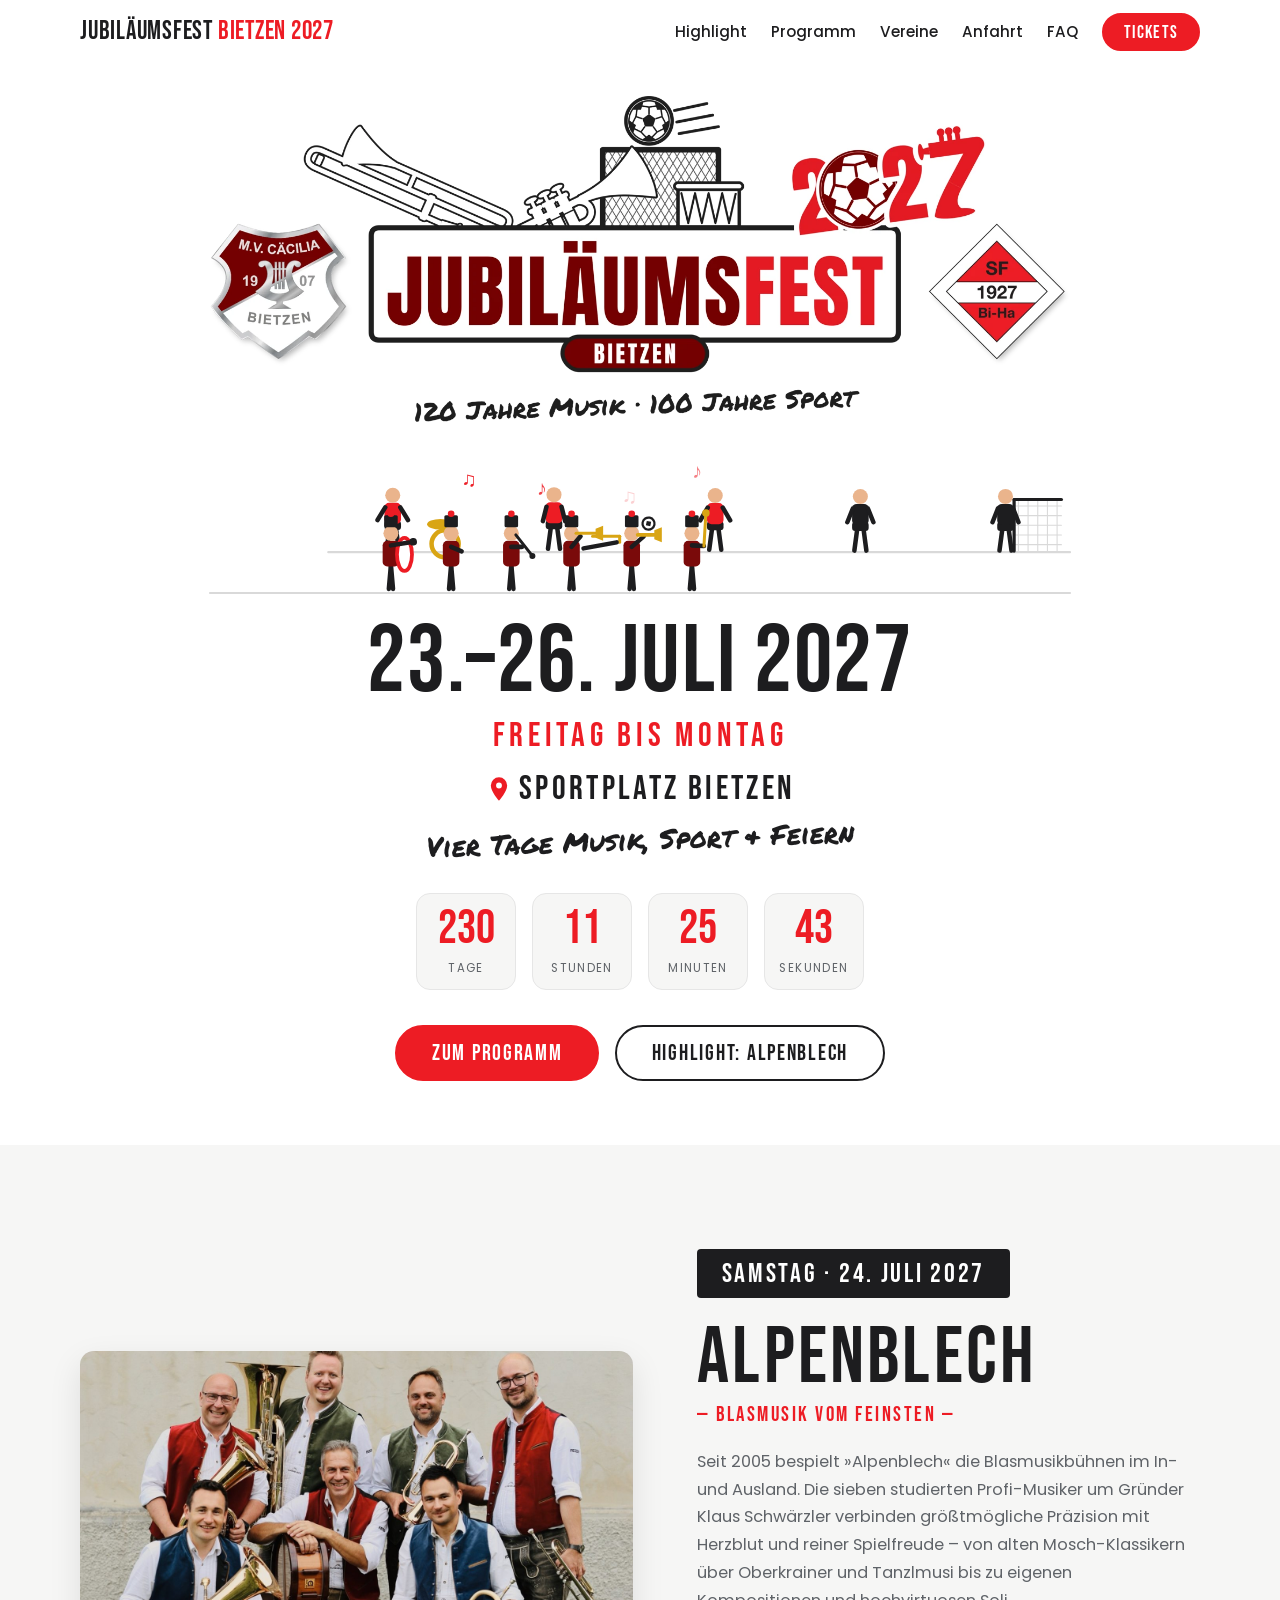
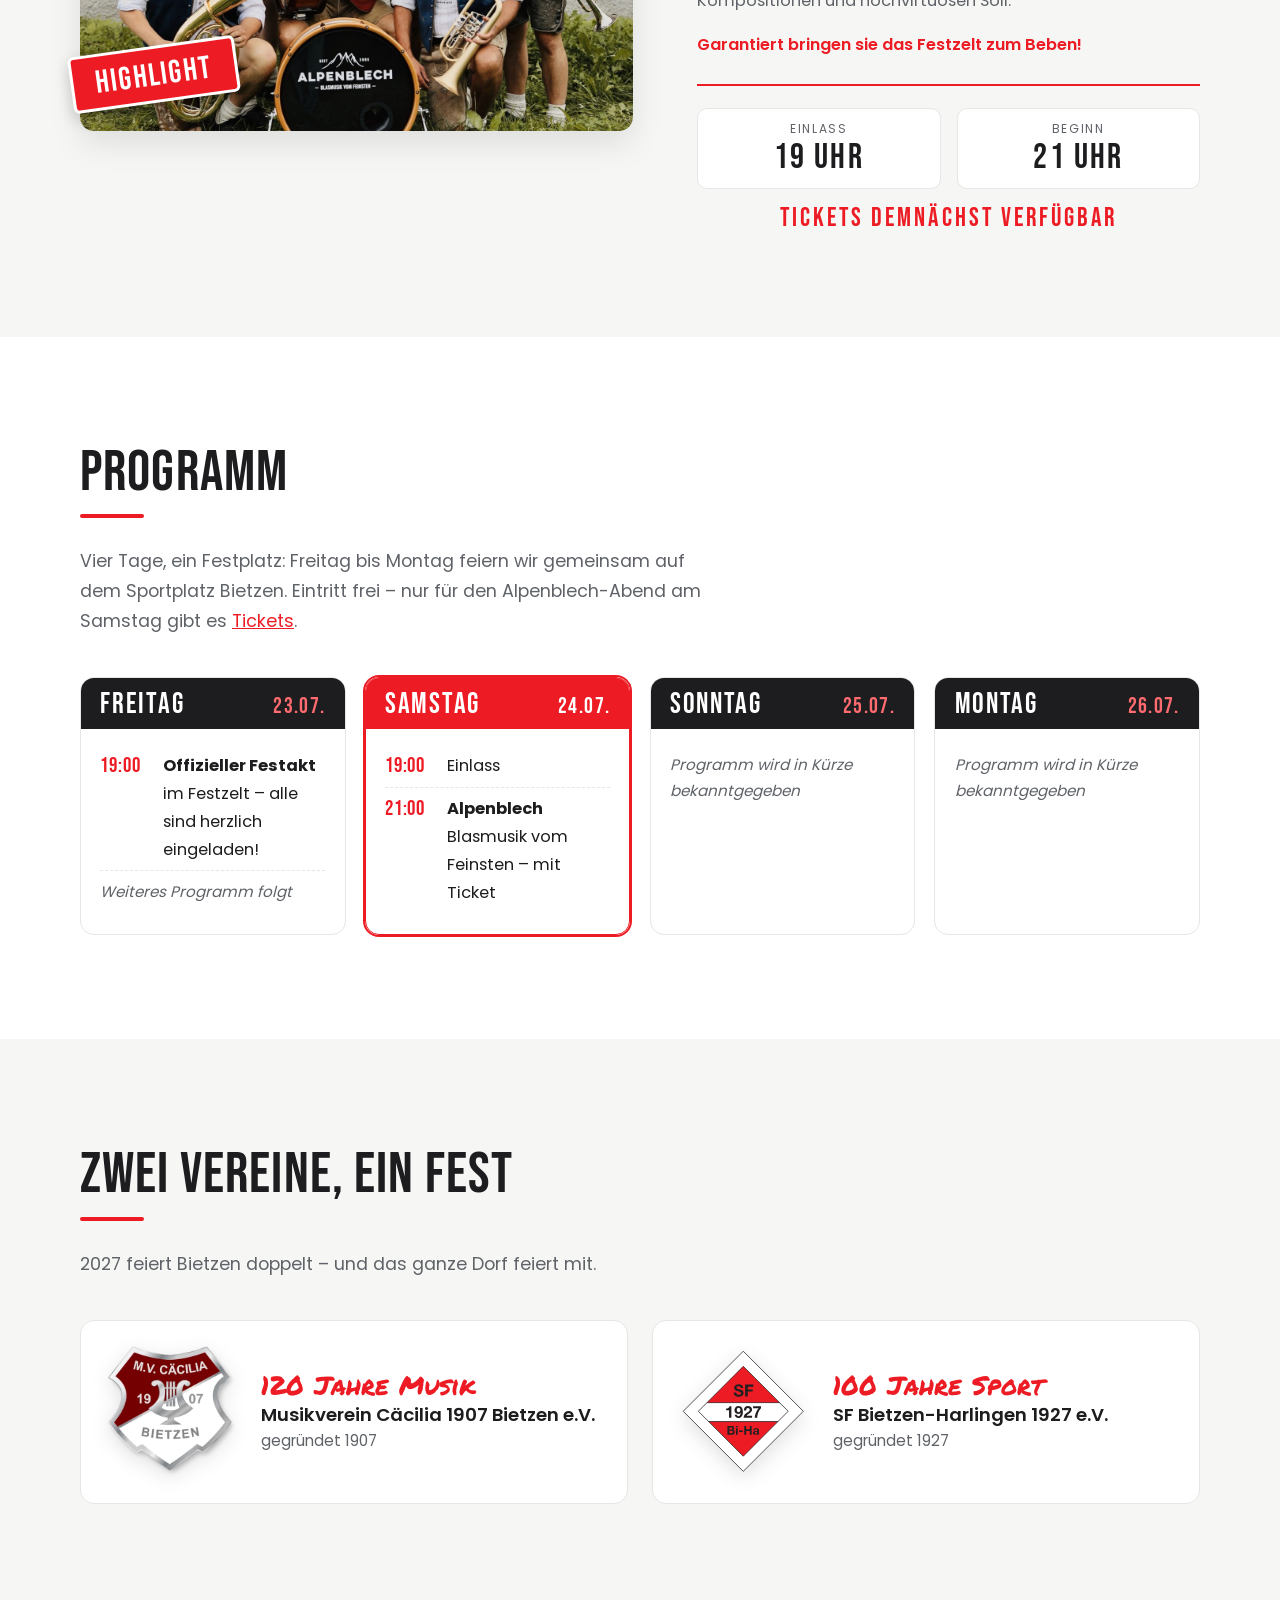
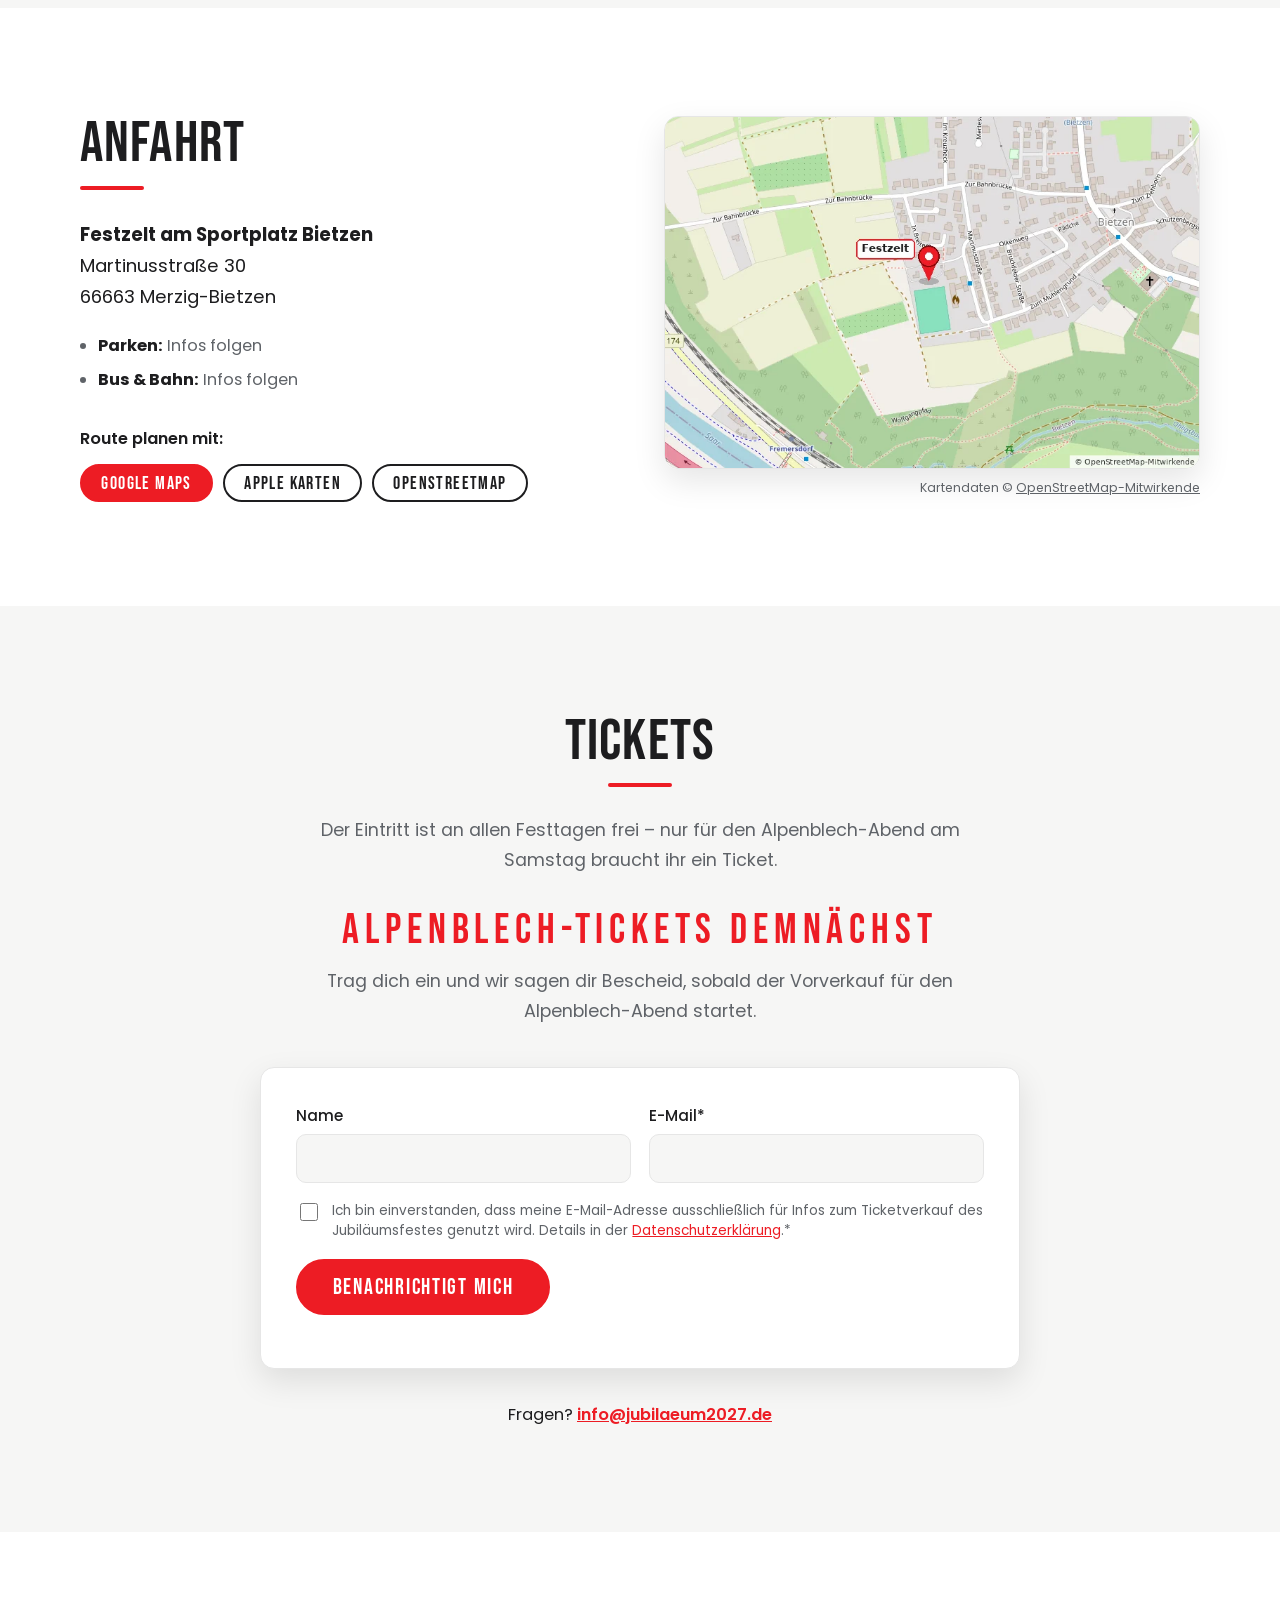
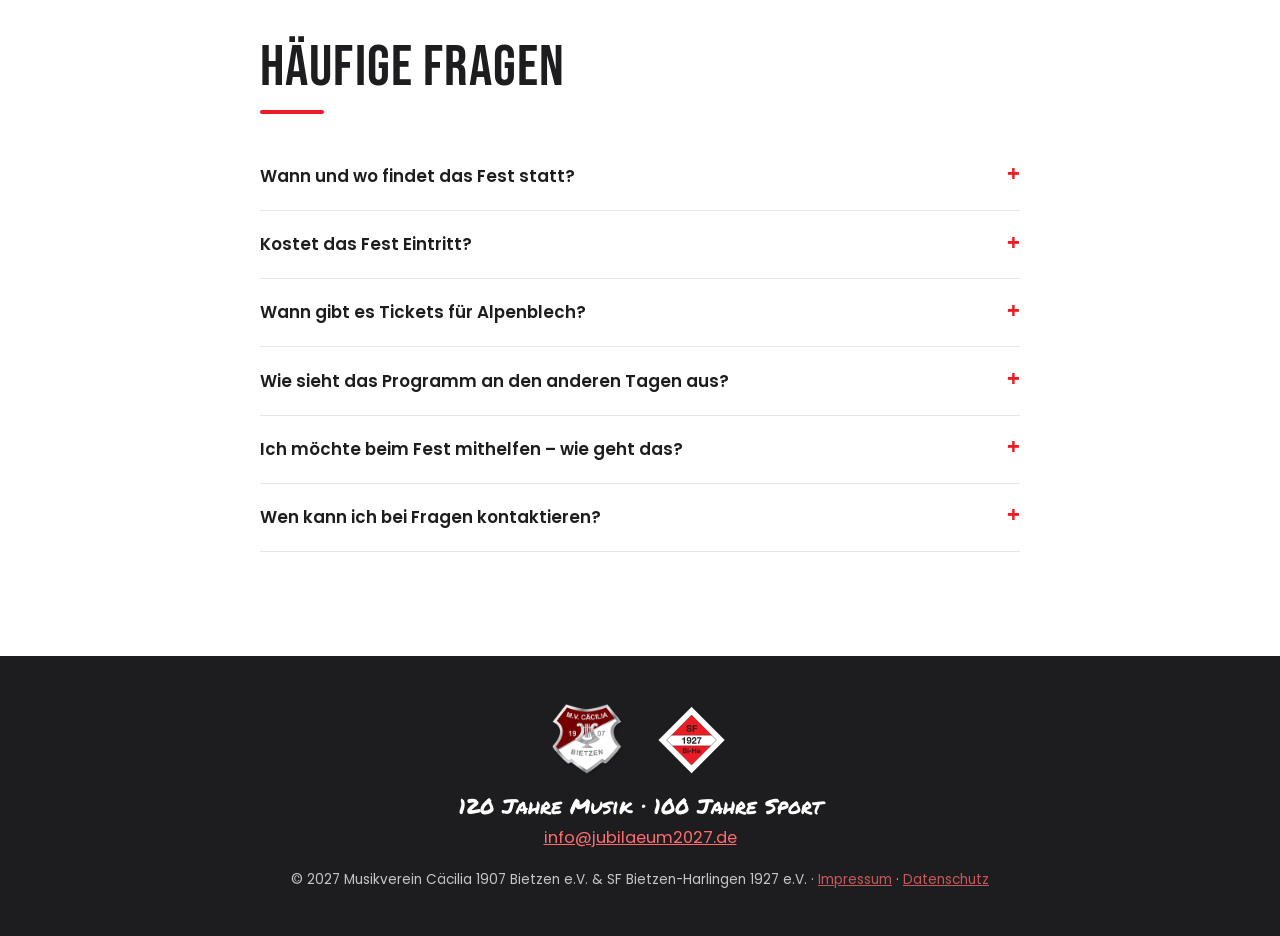
<file: index.html>
<!doctype html>
<html lang="de">
<head>
  <meta charset="utf-8">
  <meta name="viewport" content="width=device-width, initial-scale=1">
  <title>Jubiläumsfest Bietzen 2027 · 23.–26. Juli</title>
  <meta name="description" content="120 Jahre Musik · 100 Jahre Sport: Vier Tage Musik, Sport &amp; Feiern vom 23. bis 26. Juli 2027 auf dem Sportplatz Bietzen. Highlight am Samstag: Alpenblech.">
  <meta name="theme-color" content="#ffffff">
  <meta property="og:type" content="website">
  <meta property="og:site_name" content="Jubiläumsfest Bietzen 2027">
  <meta property="og:title" content="Jubiläumsfest Bietzen 2027">
  <meta property="og:description" content="120 Jahre Musik · 100 Jahre Sport – 23. bis 26. Juli 2027, Sportplatz Bietzen.">
  <meta property="og:url" content="https://jubilaeum2027.de/">
  <meta property="og:image" content="https://jubilaeum2027.de/bilder/vorschau-quadrat.jpg">
  <meta property="og:image:type" content="image/jpeg">
  <meta property="og:image:width" content="1080">
  <meta property="og:image:height" content="1080">
  <meta property="og:image:alt" content="Logo Jubiläumsfest Bietzen 2027 mit den Wappen des M.V. Cäcilia Bietzen und der SF 1927 Bi-Ha – 120 Jahre Musik, 100 Jahre Sport">
  <meta property="og:locale" content="de_DE">
  <meta name="twitter:card" content="summary">
  <meta name="twitter:title" content="Jubiläumsfest Bietzen 2027">
  <meta name="twitter:description" content="120 Jahre Musik · 100 Jahre Sport – 23. bis 26. Juli 2027, Sportplatz Bietzen.">
  <meta name="twitter:image" content="https://jubilaeum2027.de/bilder/vorschau-quadrat.jpg">
  <link rel="canonical" href="https://jubilaeum2027.de/">
  <link rel="icon" href="/favicon.ico" sizes="48x48">
  <link rel="icon" type="image/png" sizes="192x192" href="/bilder/icon-192.png">
  <link rel="apple-touch-icon" href="/apple-touch-icon.png">
  <link rel="manifest" href="/site.webmanifest">
  <meta name="apple-mobile-web-app-title" content="Bietzen 2027">
  <link rel="preload" href="schriften/bebas-neue-latin-400-normal.woff2" as="font" type="font/woff2" crossorigin>
  <link rel="stylesheet" href="style.css?v=lokal">
  <script type="application/ld+json">
  {
    "@context": "https://schema.org",
    "@type": "Festival",
    "name": "Jubiläumsfest Bietzen 2027 – 120 Jahre Musik · 100 Jahre Sport",
    "startDate": "2027-07-23T19:00:00+02:00",
    "endDate": "2027-07-26",
    "eventStatus": "https://schema.org/EventScheduled",
    "eventAttendanceMode": "https://schema.org/OfflineEventAttendanceMode",
    "url": "https://jubilaeum2027.de/",
    "image": ["https://jubilaeum2027.de/bilder/vorschau-quadrat.jpg", "https://jubilaeum2027.de/bilder/icon-512.png"],
    "description": "Vier Tage Musik, Sport & Feiern im Festzelt am Sportplatz Bietzen.",
    "location": {
      "@type": "Place",
      "name": "Festzelt am Sportplatz Bietzen",
      "address": { "@type": "PostalAddress", "streetAddress": "Martinusstraße 30", "postalCode": "66663", "addressLocality": "Merzig-Bietzen", "addressCountry": "DE" }
    },
    "organizer": [
      { "@type": "Organization", "name": "Musikverein Cäcilia 1907 Bietzen e.V." },
      { "@type": "Organization", "name": "SF Bietzen-Harlingen 1927 e.V." }
    ]
  }
  </script>
</head>
<body>

  <header class="nav" id="top">
    <div class="container nav__inner">
      <a href="#top" class="nav__logo">Jubiläumsfest <span>Bietzen 2027</span></a>
      <button class="nav__toggle" aria-label="Menü öffnen" aria-expanded="false">
        <span></span><span></span><span></span>
      </button>
      <nav class="nav__links">
        <a href="#highlight">Highlight</a>
        <a href="#programm">Programm</a>
        <a href="#vereine">Vereine</a>
        <a href="#anfahrt">Anfahrt</a>
        <a href="#faq">FAQ</a>
        <a href="#tickets" class="btn btn--small">Tickets</a>
      </nav>
    </div>
  </header>

  <section class="hero">
    <div class="container hero__content">
      <h1 class="visually-hidden">Jubiläumsfest Bietzen 2027 – 120 Jahre Musik, 100 Jahre Sport</h1>
      <img class="hero__logo" src="bilder/logo-hell.webp" width="1600" height="607"
           alt="Logo Jubiläumsfest Bietzen 2027 mit den Wappen des M.V. Cäcilia Bietzen 1907 und der SF 1927 Bi-Ha – 120 Jahre Musik, 100 Jahre Sport">
      <div class="hero__fun" aria-hidden="true"></div>
      <p class="hero__date">23.–26. Juli 2027</p>
      <p class="hero__days">Freitag bis Montag</p>
      <p class="hero__place">
        <svg viewBox="0 0 24 24" width="28" height="28" aria-hidden="true"><path fill="currentColor" d="M12 2a7 7 0 0 0-7 7c0 5.25 7 13 7 13s7-7.75 7-13a7 7 0 0 0-7-7Zm0 9.5A2.5 2.5 0 1 1 12 6.5a2.5 2.5 0 0 1 0 5Z"/></svg>
        Sportplatz Bietzen
      </p>
      <p class="hero__tagline">Vier Tage Musik, Sport &amp; Feiern</p>

      <div class="countdown" aria-label="Countdown bis zum Fest">
        <div><span id="cd-tage">–</span><small>Tage</small></div>
        <div><span id="cd-stunden">–</span><small>Stunden</small></div>
        <div><span id="cd-minuten">–</span><small>Minuten</small></div>
        <div><span id="cd-sekunden">–</span><small>Sekunden</small></div>
      </div>

      <div class="hero__actions">
        <a href="#programm" class="btn">Zum Programm</a>
        <a href="#highlight" class="btn btn--ghost">Highlight: Alpenblech</a>
      </div>
    </div>
  </section>

  <main>

    <!-- ========== HIGHLIGHT ========== -->
    <section id="highlight" class="section section--alt">
      <div class="container highlight">
        <figure class="highlight__photo">
          <img src="bilder/alpenblech.jpg" width="1400" height="962" loading="lazy"
               alt="Die sieben Musiker von Alpenblech in Tracht mit ihren Blechblasinstrumenten">
          <span class="badge">Highlight</span>
        </figure>
        <div class="highlight__text">
          <p class="datebar">Samstag · 24. Juli 2027</p>
          <h2 class="highlight__name">Alpenblech</h2>
          <p class="highlight__sub">— Blasmusik vom Feinsten —</p>
          <p>
            Seit 2005 bespielt »Alpenblech« die Blasmusikbühnen im In- und Ausland.
            Die sieben studierten Profi-Musiker um Gründer Klaus Schwärzler verbinden
            größtmögliche Präzision mit Herzblut und reiner Spielfreude – von alten
            Mosch-Klassikern über Oberkrainer und Tanzlmusi bis zu eigenen Kompositionen
            und hochvirtuosen Soli.
          </p>
          <p class="highlight__claim">Garantiert bringen sie das Festzelt zum Beben!</p>
          <div class="highlight__facts">
            <div><small>Einlass</small><strong>19 Uhr</strong></div>
            <div><small>Beginn</small><strong>21 Uhr</strong></div>
          </div>
          <p class="highlight__tickets">Tickets demnächst verfügbar</p>
        </div>
      </div>
    </section>

    <!-- ========== PROGRAMM ========== -->
    <section id="programm" class="section">
      <div class="container">
        <h2 class="section__title">Programm</h2>
        <p class="section__lead">Vier Tage, ein Festplatz: Freitag bis Montag feiern wir gemeinsam auf dem Sportplatz Bietzen. Eintritt frei – nur für den Alpenblech-Abend am Samstag gibt es <a href="#tickets">Tickets</a>.</p>

        <div class="days">
          <article class="day">
            <header class="day__head"><span class="day__name">Freitag</span><span class="day__date">23.07.</span></header>
            <ul class="day__list">
              <li><time>19:00</time><span><strong>Offizieller Festakt</strong><br>im Festzelt – alle sind herzlich eingeladen!</span></li>
              <li class="day__tba">Weiteres Programm folgt</li>
            </ul>
          </article>

          <article class="day day--featured">
            <header class="day__head"><span class="day__name">Samstag</span><span class="day__date">24.07.</span></header>
            <ul class="day__list">
              <li><time>19:00</time><span>Einlass</span></li>
              <li><time>21:00</time><span><strong>Alpenblech</strong><br>Blasmusik vom Feinsten – mit Ticket</span></li>
            </ul>
          </article>

          <article class="day">
            <header class="day__head"><span class="day__name">Sonntag</span><span class="day__date">25.07.</span></header>
            <ul class="day__list">
              <li class="day__tba">Programm wird in Kürze bekanntgegeben</li>
            </ul>
          </article>

          <article class="day">
            <header class="day__head"><span class="day__name">Montag</span><span class="day__date">26.07.</span></header>
            <ul class="day__list">
              <li class="day__tba">Programm wird in Kürze bekanntgegeben</li>
            </ul>
          </article>
        </div>
      </div>
    </section>

    <!-- ========== VEREINE ========== -->
    <section id="vereine" class="section section--alt">
      <div class="container">
        <h2 class="section__title">Zwei Vereine, ein Fest</h2>
        <p class="section__lead">2027 feiert Bietzen doppelt – und das ganze Dorf feiert mit.</p>

        <div class="clubs">
          <article class="club">
            <img src="bilder/wappen-musikverein.webp" width="357" height="360" loading="lazy" alt="Wappen des Musikvereins Cäcilia 1907 Bietzen e.V.">
            <div>
              <p class="club__years">120 Jahre Musik</p>
              <h3>Musikverein Cäcilia 1907 Bietzen e.V.</h3>
              <p class="club__since">gegründet 1907</p>
            </div>
          </article>
          <article class="club">
            <img src="bilder/wappen-sportfreunde.svg" width="360" height="360" loading="lazy" alt="Wappen der SF Bietzen-Harlingen 1927 e.V.">
            <div>
              <p class="club__years">100 Jahre Sport</p>
              <h3>SF Bietzen-Harlingen 1927 e.V.</h3>
              <p class="club__since">gegründet 1927</p>
            </div>
          </article>
        </div>
      </div>
    </section>

    <!-- ========== ANFAHRT ========== -->
    <section id="anfahrt" class="section">
      <div class="container grid-2">
        <div>
          <h2 class="section__title">Anfahrt</h2>
          <address class="address">
            <strong>Festzelt am Sportplatz Bietzen</strong><br>
            Martinusstraße 30<br>
            66663 Merzig-Bietzen
          </address>
          <ul class="info-list">
            <li><strong>Parken:</strong> Infos folgen</li>
            <li><strong>Bus &amp; Bahn:</strong> Infos folgen</li>
          </ul>
          <p class="route__title">Route planen mit:</p>
          <div class="route">
            <a class="btn btn--small" target="_blank" rel="noopener"
               href="https://www.google.com/maps/dir/?api=1&amp;destination=49.41298%2C6.65231">Google Maps</a>
            <a class="btn btn--small btn--outline" target="_blank" rel="noopener"
               href="https://maps.apple.com/?daddr=49.41298,6.65231&amp;q=Festzelt%20Jubil%C3%A4umsfest%20Bietzen">Apple Karten</a>
            <a class="btn btn--small btn--outline" target="_blank" rel="noopener"
               href="https://www.openstreetmap.org/directions?engine=fossgis_osrm_car&amp;route=%3B49.41298%2C6.65231#map=16/49.41298/6.65231">OpenStreetMap</a>
          </div>
        </div>
        <figure class="map">
          <a href="https://www.openstreetmap.org/?mlat=49.41298&amp;mlon=6.65231#map=17/49.41298/6.65231" target="_blank" rel="noopener" aria-label="Lage des Festzelts auf OpenStreetMap öffnen">
            <img src="bilder/karte-anfahrt.webp" width="760" height="500" loading="lazy"
                 alt="Karte von Bietzen: Das Festzelt steht am Sportplatz an der Martinusstraße, am südwestlichen Ortsrand.">
          </a>
          <figcaption>Kartendaten © <a href="https://www.openstreetmap.org/copyright" target="_blank" rel="noopener">OpenStreetMap-Mitwirkende</a></figcaption>
        </figure>
      </div>
    </section>

    <!-- ========== TICKETS ========== -->
    <section id="tickets" class="section section--alt">
      <div class="container container--narrow tickets">
        <h2 class="section__title">Tickets</h2>
        <p class="section__lead">
          Der Eintritt ist an allen Festtagen frei – nur für den Alpenblech-Abend am Samstag braucht ihr ein Ticket.
        </p>
        <p class="tickets__soon">Alpenblech-Tickets demnächst</p>
        <p class="section__lead">
          Trag dich ein und wir sagen dir Bescheid, sobald der Vorverkauf für den Alpenblech-Abend startet.
        </p>

        <!-- data-netlify: Netlify sammelt die Einträge automatisch (Dashboard → Forms). -->
        <form class="form" name="ticket-info" method="POST" data-netlify="true" netlify-honeypot="bot-field">
          <input type="hidden" name="form-name" value="ticket-info">
          <p class="hidden"><label>Nicht ausfüllen: <input name="bot-field"></label></p>
          <div class="form__row">
            <label>Name<input type="text" name="name" autocomplete="name"></label>
            <label>E-Mail*<input type="email" name="email" required autocomplete="email"></label>
          </div>
          <label class="form__check">
            <input type="checkbox" name="einwilligung" value="ja" required>
            <span>Ich bin einverstanden, dass meine E-Mail-Adresse ausschließlich für Infos zum Ticketverkauf des Jubiläumsfestes genutzt wird. Details in der <a href="datenschutz.html">Datenschutzerklärung</a>.*</span>
          </label>
          <button type="submit" class="btn">Benachrichtigt mich</button>
          <p class="form__status" role="status"></p>
        </form>

        <p class="tickets__contact">Fragen? <a href="mailto:info@jubilaeum2027.de">info@jubilaeum2027.de</a></p>
      </div>
    </section>

    <!-- ========== FAQ ========== -->
    <section id="faq" class="section">
      <div class="container container--narrow">
        <h2 class="section__title">Häufige Fragen</h2>
        <details>
          <summary>Wann und wo findet das Fest statt?</summary>
          <p>Von Freitag, 23. Juli bis Montag, 26. Juli 2027 im Festzelt am Sportplatz Bietzen. Adresse: Martinusstraße 30, 66663 Merzig-Bietzen. Los geht es am Freitag um 19:00 Uhr mit dem offiziellen Festakt, zu dem alle herzlich eingeladen sind.</p>
        </details>
        <details>
          <summary>Kostet das Fest Eintritt?</summary>
          <p>Nein, an allen Festtagen ist der Eintritt frei. Einzige Ausnahme ist der Alpenblech-Abend am Samstag, 24. Juli – dafür braucht ihr ein Ticket.</p>
        </details>
        <details>
          <summary>Wann gibt es Tickets für Alpenblech?</summary>
          <p>Der Vorverkauf startet demnächst. <a href="#tickets">Trag dich ein</a>, dann bekommst du Bescheid.</p>
        </details>
        <details>
          <summary>Wie sieht das Programm an den anderen Tagen aus?</summary>
          <p>Fest stehen bereits der offizielle Festakt am Freitag (19:00 Uhr) und Alpenblech am Samstag (21:00 Uhr). Das weitere Programm geben wir in Kürze bekannt – schau einfach wieder vorbei.</p>
        </details>
        <details>
          <summary>Ich möchte beim Fest mithelfen – wie geht das?</summary>
          <p>Super! Schreib uns an <a href="mailto:info@jubilaeum2027.de">info@jubilaeum2027.de</a>.</p>
        </details>
        <details>
          <summary>Wen kann ich bei Fragen kontaktieren?</summary>
          <p>Schreib uns jederzeit an <a href="mailto:info@jubilaeum2027.de">info@jubilaeum2027.de</a>.</p>
        </details>
      </div>
    </section>

  </main>

  <footer class="footer">
    <div class="container footer__inner">
      <div class="footer__crests">
        <img src="bilder/wappen-musikverein.webp" width="357" height="360" loading="lazy" alt="M.V. Cäcilia Bietzen 1907">
        <img src="bilder/wappen-sportfreunde.svg" width="360" height="360" loading="lazy" alt="SF Bietzen-Harlingen 1927 e.V.">
      </div>
      <p class="footer__tagline">120 Jahre Musik · 100 Jahre Sport</p>
      <p><a href="mailto:info@jubilaeum2027.de">info@jubilaeum2027.de</a></p>
      <p class="footer__small">
        © 2027 Musikverein Cäcilia 1907 Bietzen e.V. &amp; SF Bietzen-Harlingen 1927 e.V. · <a href="impressum.html">Impressum</a> · <a href="datenschutz.html">Datenschutz</a>
      </p>
    </div>
  </footer>

  <script src="script.js?v=lokal"></script>
</body>
</html>
</file>
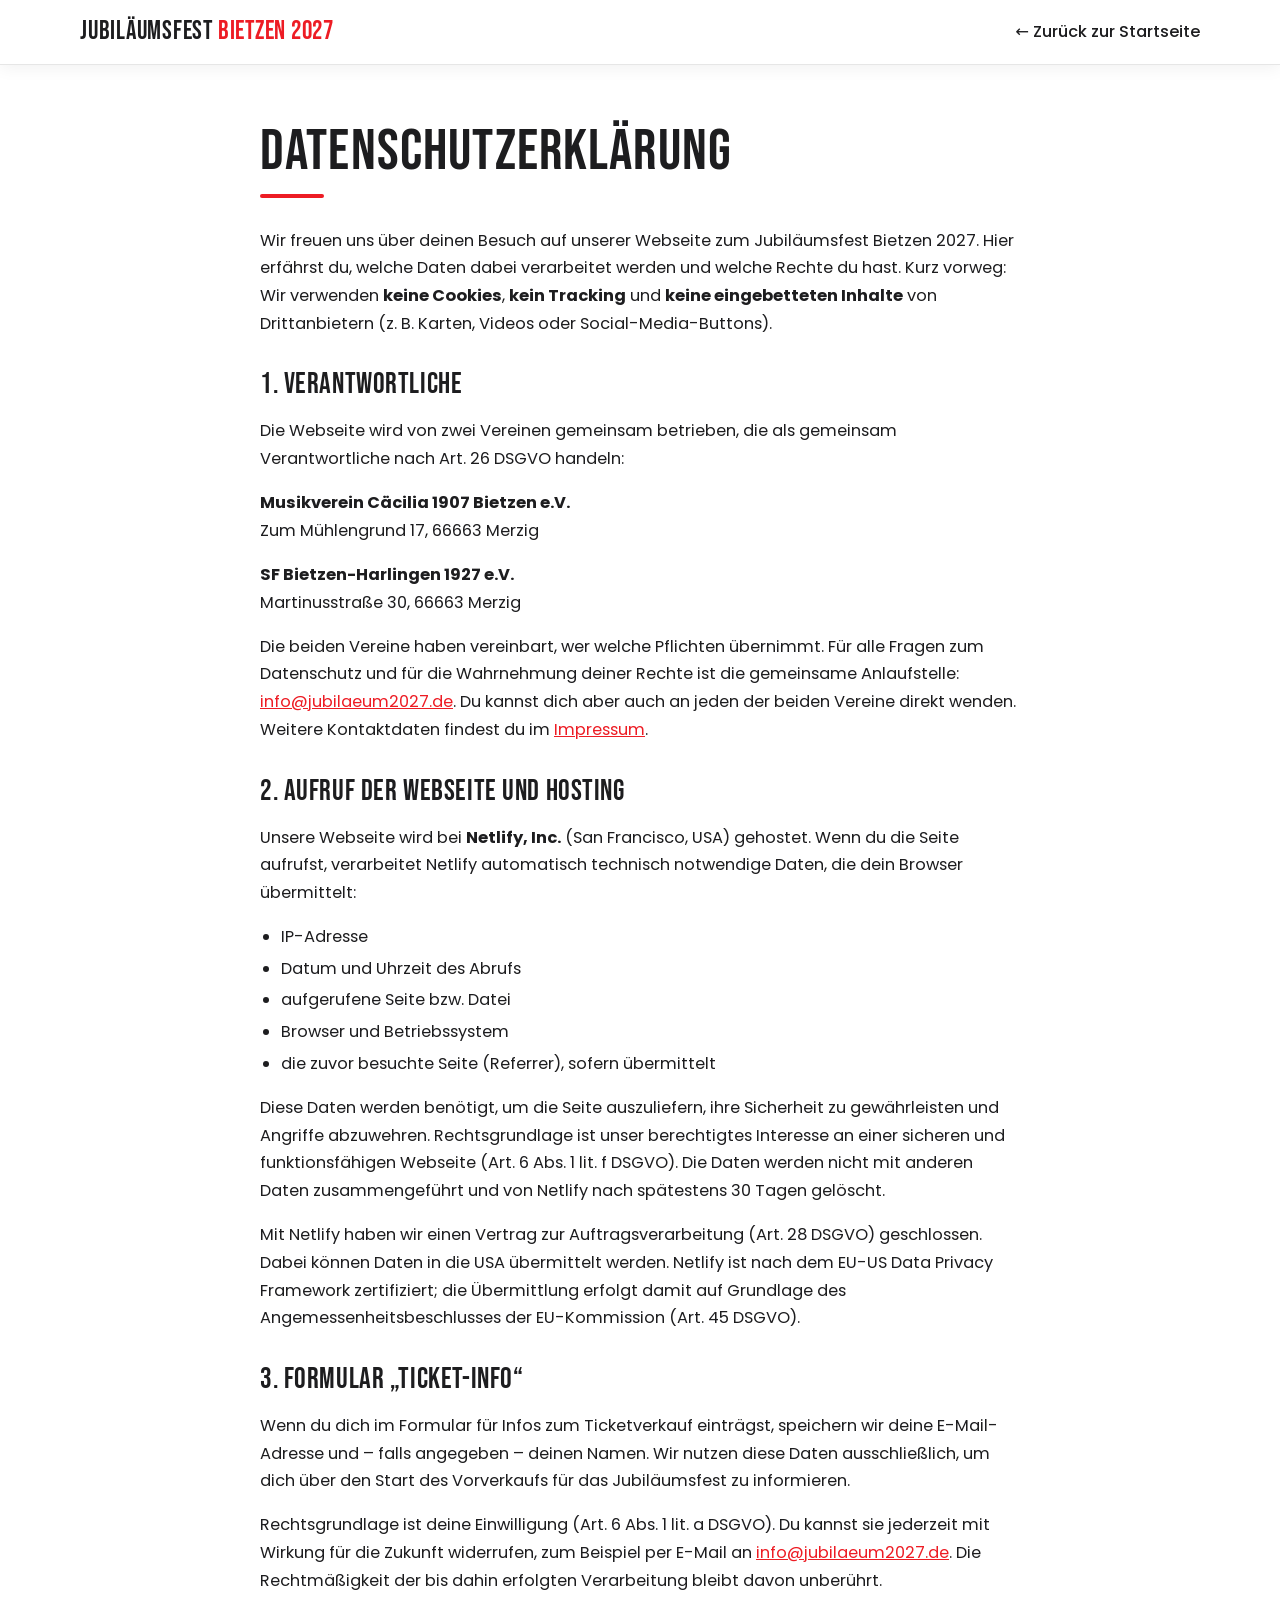
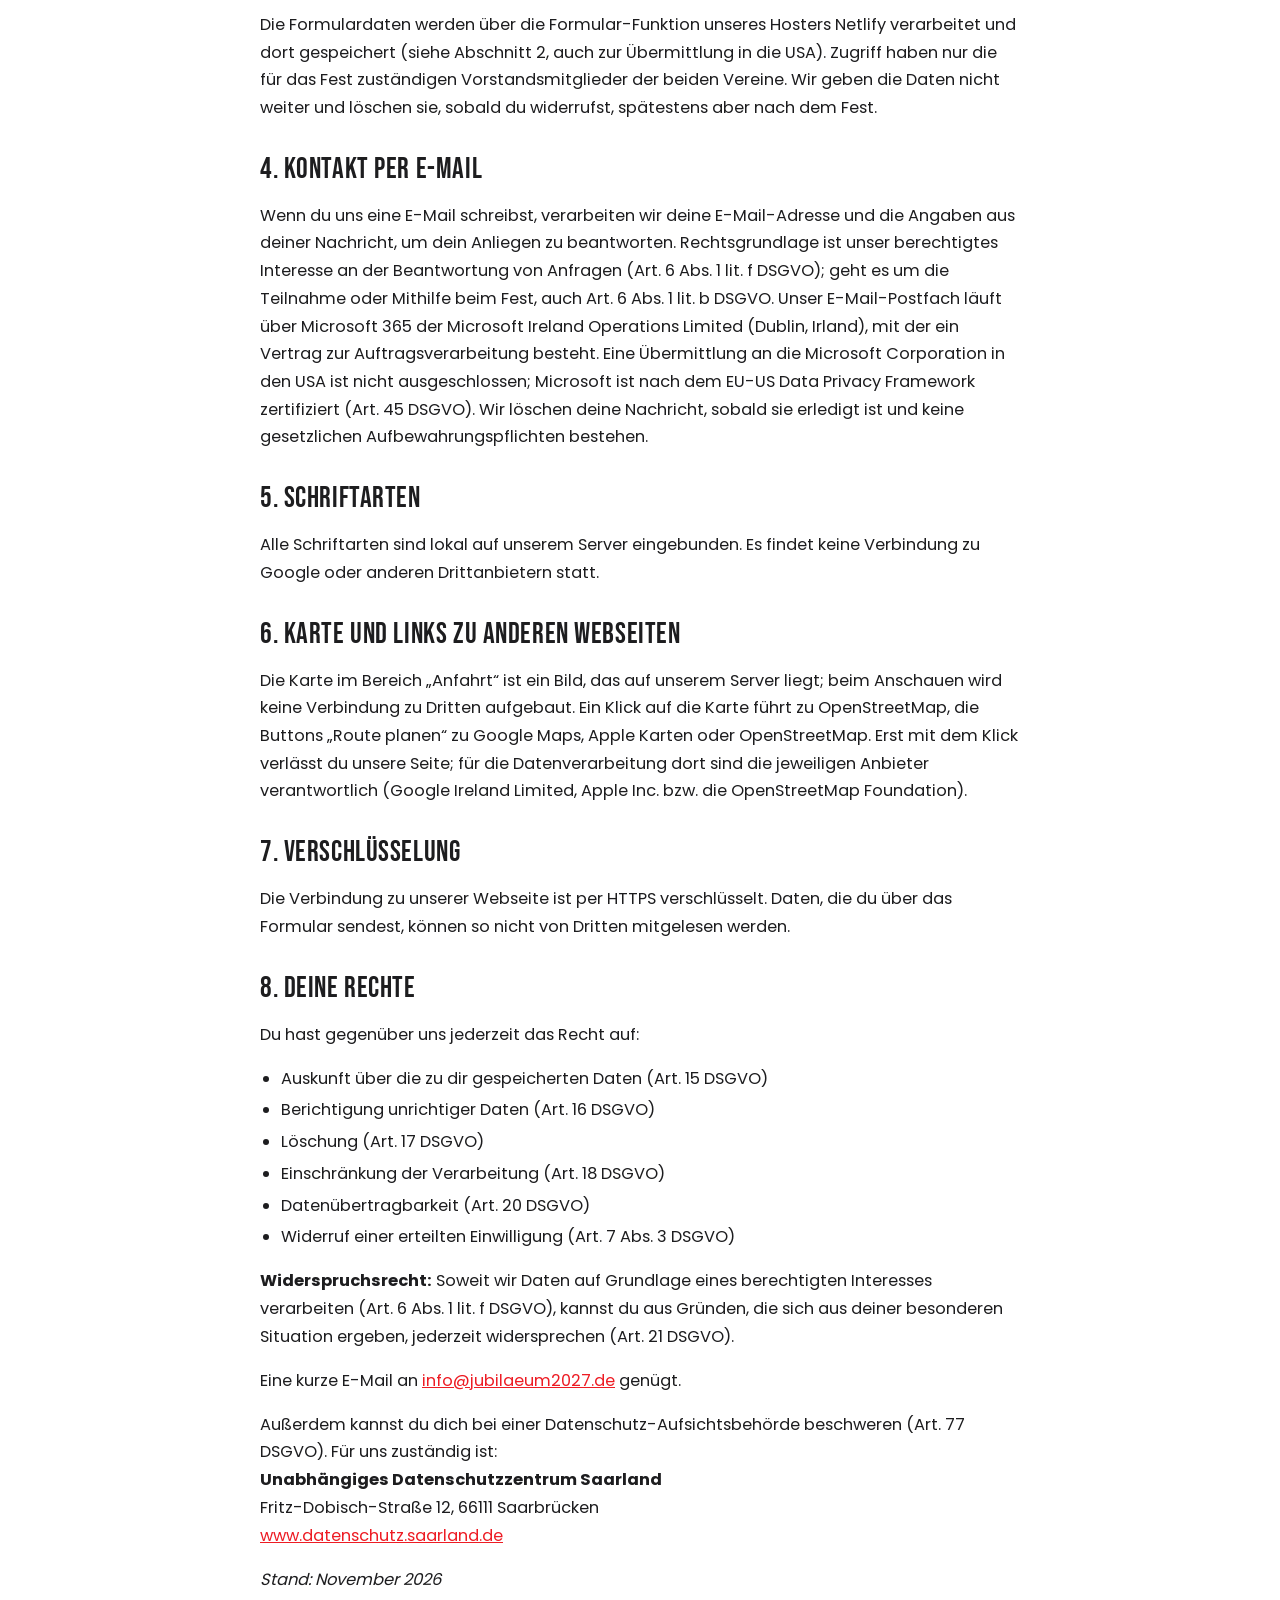
<file: datenschutz.html>
<!doctype html>
<html lang="de">
<head>
  <meta charset="utf-8">
  <meta name="viewport" content="width=device-width, initial-scale=1">
  <title>Datenschutzerklärung – Jubiläumsfest Bietzen 2027</title>
  <link rel="icon" href="/favicon.ico" sizes="48x48">
  <link rel="icon" type="image/png" sizes="192x192" href="/bilder/icon-192.png">
  <link rel="apple-touch-icon" href="/apple-touch-icon.png">
  <link rel="manifest" href="/site.webmanifest">
  <meta name="apple-mobile-web-app-title" content="Bietzen 2027">
  <meta name="robots" content="noindex">
  <link rel="stylesheet" href="style.css?v=lokal">
</head>
<body class="legal">
  <header class="nav is-scrolled">
    <div class="container nav__inner">
      <a href="index.html" class="nav__logo">Jubiläumsfest <span>Bietzen 2027</span></a>
      <a href="index.html" style="color:var(--ink);text-decoration:none;font-weight:500">← Zurück zur Startseite</a>
    </div>
  </header>
  <main class="container container--narrow">
    <h1 class="section__title">Datenschutzerklärung</h1>
    <p>Wir freuen uns über deinen Besuch auf unserer Webseite zum Jubiläumsfest Bietzen 2027. Hier erfährst du, welche Daten dabei verarbeitet werden und welche Rechte du hast. Kurz vorweg: Wir verwenden <strong>keine Cookies</strong>, <strong>kein Tracking</strong> und <strong>keine eingebetteten Inhalte</strong> von Drittanbietern (z.&nbsp;B. Karten, Videos oder Social-Media-Buttons).</p>

    <h2>1. Verantwortliche</h2>
    <p>Die Webseite wird von zwei Vereinen gemeinsam betrieben, die als gemeinsam Verantwortliche nach Art.&nbsp;26 DSGVO handeln:</p>
    <p><strong>Musikverein Cäcilia 1907 Bietzen e.V.</strong><br>Zum Mühlengrund 17, 66663 Merzig</p>
    <p><strong>SF Bietzen-Harlingen 1927 e.V.</strong><br>Martinusstraße 30, 66663 Merzig</p>
    <p>Die beiden Vereine haben vereinbart, wer welche Pflichten übernimmt. Für alle Fragen zum Datenschutz und für die Wahrnehmung deiner Rechte ist die gemeinsame Anlaufstelle: <a href="mailto:info@jubilaeum2027.de">info@jubilaeum2027.de</a>. Du kannst dich aber auch an jeden der beiden Vereine direkt wenden. Weitere Kontaktdaten findest du im <a href="impressum.html">Impressum</a>.</p>

    <h2>2. Aufruf der Webseite und Hosting</h2>
    <p>Unsere Webseite wird bei <strong>Netlify, Inc.</strong> (San Francisco, USA) gehostet. Wenn du die Seite aufrufst, verarbeitet Netlify automatisch technisch notwendige Daten, die dein Browser übermittelt:</p>
    <ul>
      <li>IP-Adresse</li>
      <li>Datum und Uhrzeit des Abrufs</li>
      <li>aufgerufene Seite bzw. Datei</li>
      <li>Browser und Betriebssystem</li>
      <li>die zuvor besuchte Seite (Referrer), sofern übermittelt</li>
    </ul>
    <p>Diese Daten werden benötigt, um die Seite auszuliefern, ihre Sicherheit zu gewährleisten und Angriffe abzuwehren. Rechtsgrundlage ist unser berechtigtes Interesse an einer sicheren und funktionsfähigen Webseite (Art.&nbsp;6 Abs.&nbsp;1 lit.&nbsp;f DSGVO). Die Daten werden nicht mit anderen Daten zusammengeführt und von Netlify nach spätestens 30 Tagen gelöscht.</p>
    <p>Mit Netlify haben wir einen Vertrag zur Auftragsverarbeitung (Art.&nbsp;28 DSGVO) geschlossen. Dabei können Daten in die USA übermittelt werden. Netlify ist nach dem EU-US Data Privacy Framework zertifiziert; die Übermittlung erfolgt damit auf Grundlage des Angemessenheitsbeschlusses der EU-Kommission (Art.&nbsp;45 DSGVO).</p>

    <h2>3. Formular „Ticket-Info“</h2>
    <p>Wenn du dich im Formular für Infos zum Ticketverkauf einträgst, speichern wir deine E-Mail-Adresse und – falls angegeben – deinen Namen. Wir nutzen diese Daten ausschließlich, um dich über den Start des Vorverkaufs für das Jubiläumsfest zu informieren.</p>
    <p>Rechtsgrundlage ist deine Einwilligung (Art.&nbsp;6 Abs.&nbsp;1 lit.&nbsp;a DSGVO). Du kannst sie jederzeit mit Wirkung für die Zukunft widerrufen, zum Beispiel per E-Mail an <a href="mailto:info@jubilaeum2027.de">info@jubilaeum2027.de</a>. Die Rechtmäßigkeit der bis dahin erfolgten Verarbeitung bleibt davon unberührt.</p>
    <p>Die Formulardaten werden über die Formular-Funktion unseres Hosters Netlify verarbeitet und dort gespeichert (siehe Abschnitt&nbsp;2, auch zur Übermittlung in die USA). Zugriff haben nur die für das Fest zuständigen Vorstandsmitglieder der beiden Vereine. Wir geben die Daten nicht weiter und löschen sie, sobald du widerrufst, spätestens aber nach dem Fest.</p>

    <h2>4. Kontakt per E-Mail</h2>
    <p>Wenn du uns eine E-Mail schreibst, verarbeiten wir deine E-Mail-Adresse und die Angaben aus deiner Nachricht, um dein Anliegen zu beantworten. Rechtsgrundlage ist unser berechtigtes Interesse an der Beantwortung von Anfragen (Art.&nbsp;6 Abs.&nbsp;1 lit.&nbsp;f DSGVO); geht es um die Teilnahme oder Mithilfe beim Fest, auch Art.&nbsp;6 Abs.&nbsp;1 lit.&nbsp;b DSGVO. Unser E-Mail-Postfach läuft über Microsoft 365 der Microsoft Ireland Operations Limited (Dublin, Irland), mit der ein Vertrag zur Auftragsverarbeitung besteht. Eine Übermittlung an die Microsoft Corporation in den USA ist nicht ausgeschlossen; Microsoft ist nach dem EU-US Data Privacy Framework zertifiziert (Art.&nbsp;45 DSGVO). Wir löschen deine Nachricht, sobald sie erledigt ist und keine gesetzlichen Aufbewahrungspflichten bestehen.</p>

    <h2>5. Schriftarten</h2>
    <p>Alle Schriftarten sind lokal auf unserem Server eingebunden. Es findet keine Verbindung zu Google oder anderen Drittanbietern statt.</p>

    <h2>6. Karte und Links zu anderen Webseiten</h2>
    <p>Die Karte im Bereich „Anfahrt“ ist ein Bild, das auf unserem Server liegt; beim Anschauen wird keine Verbindung zu Dritten aufgebaut. Ein Klick auf die Karte führt zu OpenStreetMap, die Buttons „Route planen“ zu Google Maps, Apple Karten oder OpenStreetMap. Erst mit dem Klick verlässt du unsere Seite; für die Datenverarbeitung dort sind die jeweiligen Anbieter verantwortlich (Google Ireland Limited, Apple Inc. bzw. die OpenStreetMap Foundation).</p>

    <h2>7. Verschlüsselung</h2>
    <p>Die Verbindung zu unserer Webseite ist per HTTPS verschlüsselt. Daten, die du über das Formular sendest, können so nicht von Dritten mitgelesen werden.</p>

    <h2>8. Deine Rechte</h2>
    <p>Du hast gegenüber uns jederzeit das Recht auf:</p>
    <ul>
      <li>Auskunft über die zu dir gespeicherten Daten (Art.&nbsp;15 DSGVO)</li>
      <li>Berichtigung unrichtiger Daten (Art.&nbsp;16 DSGVO)</li>
      <li>Löschung (Art.&nbsp;17 DSGVO)</li>
      <li>Einschränkung der Verarbeitung (Art.&nbsp;18 DSGVO)</li>
      <li>Datenübertragbarkeit (Art.&nbsp;20 DSGVO)</li>
      <li>Widerruf einer erteilten Einwilligung (Art.&nbsp;7 Abs.&nbsp;3 DSGVO)</li>
    </ul>
    <p><strong>Widerspruchsrecht:</strong> Soweit wir Daten auf Grundlage eines berechtigten Interesses verarbeiten (Art.&nbsp;6 Abs.&nbsp;1 lit.&nbsp;f DSGVO), kannst du aus Gründen, die sich aus deiner besonderen Situation ergeben, jederzeit widersprechen (Art.&nbsp;21 DSGVO).</p>
    <p>Eine kurze E-Mail an <a href="mailto:info@jubilaeum2027.de">info@jubilaeum2027.de</a> genügt.</p>
    <p>Außerdem kannst du dich bei einer Datenschutz-Aufsichtsbehörde beschweren (Art.&nbsp;77 DSGVO). Für uns zuständig ist:<br>
      <strong>Unabhängiges Datenschutzzentrum Saarland</strong><br>
      Fritz-Dobisch-Straße 12, 66111 Saarbrücken<br>
      <a href="https://www.datenschutz.saarland.de" target="_blank" rel="noopener">www.datenschutz.saarland.de</a></p>

    <p><em>Stand: November 2026</em></p>
  </main>
</body>
</html>
</file>
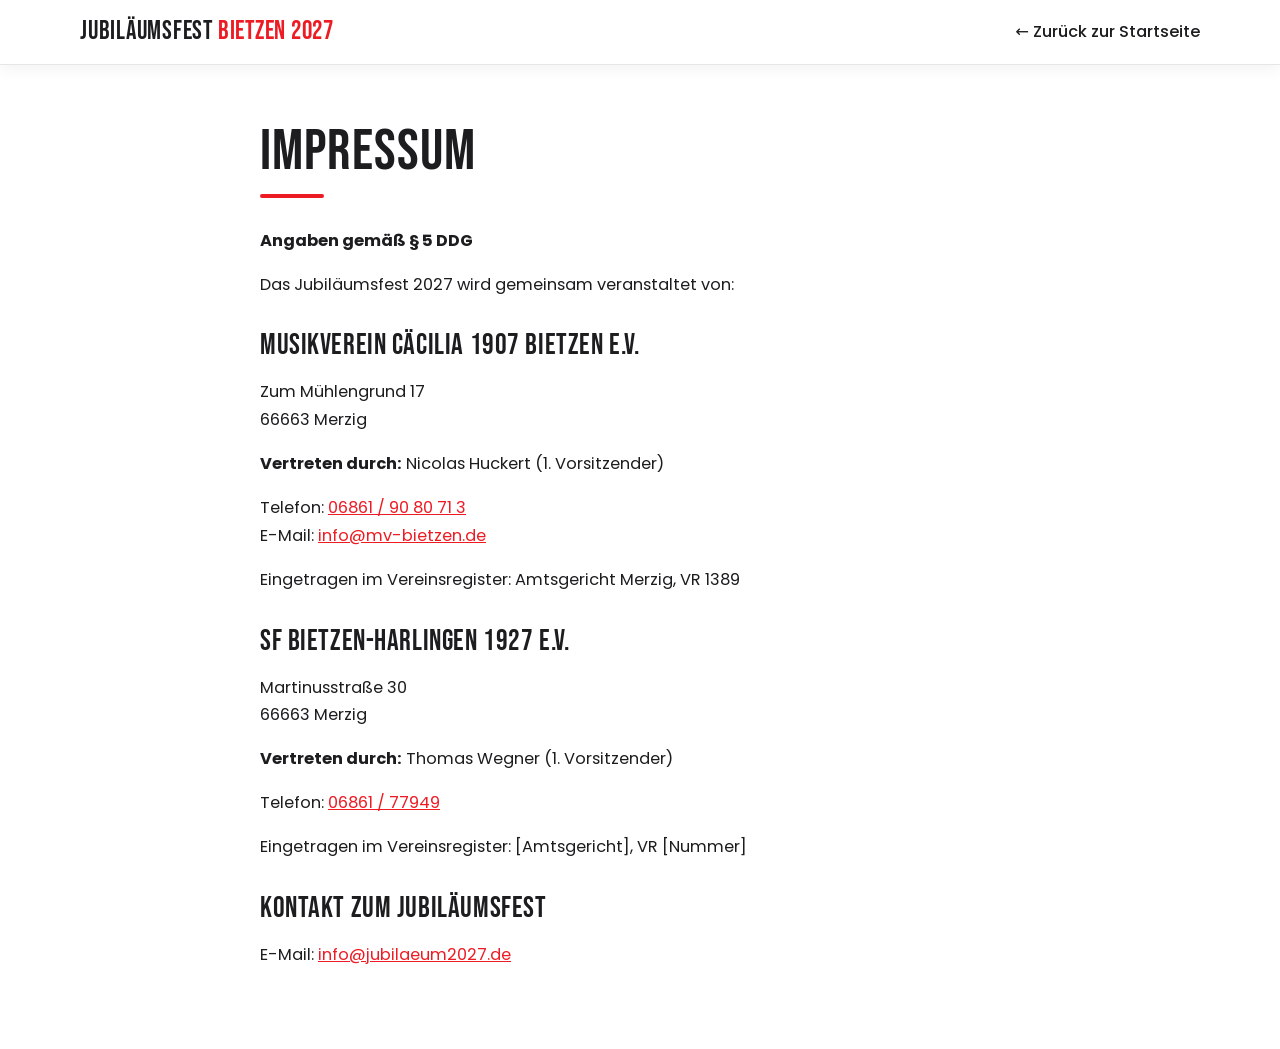
<file: impressum.html>
<!doctype html>
<html lang="de">
<head>
  <meta charset="utf-8">
  <meta name="viewport" content="width=device-width, initial-scale=1">
  <title>Impressum – Jubiläumsfest Bietzen 2027</title>
  <link rel="icon" href="/favicon.ico" sizes="48x48">
  <link rel="icon" type="image/png" sizes="192x192" href="/bilder/icon-192.png">
  <link rel="apple-touch-icon" href="/apple-touch-icon.png">
  <link rel="manifest" href="/site.webmanifest">
  <meta name="apple-mobile-web-app-title" content="Bietzen 2027">
  <meta name="robots" content="noindex">
  <link rel="stylesheet" href="style.css?v=lokal">
</head>
<body class="legal">
  <header class="nav is-scrolled">
    <div class="container nav__inner">
      <a href="index.html" class="nav__logo">Jubiläumsfest <span>Bietzen 2027</span></a>
      <a href="index.html" style="color:var(--ink);text-decoration:none;font-weight:500">← Zurück zur Startseite</a>
    </div>
  </header>
  <main class="container container--narrow">
    <h1 class="section__title">Impressum</h1>
    <p><strong>Angaben gemäß § 5 DDG</strong></p>
    <p>Das Jubiläumsfest 2027 wird gemeinsam veranstaltet von:</p>

    <h2>Musikverein Cäcilia 1907 Bietzen e.V.</h2>
    <p>Zum Mühlengrund 17<br>66663 Merzig</p>
    <p><strong>Vertreten durch:</strong> Nicolas Huckert (1. Vorsitzender)</p>
    <p>Telefon: <a href="tel:+4968619080713">06861 / 90 80 71 3</a><br>E-Mail: <a href="mailto:info@mv-bietzen.de">info@mv-bietzen.de</a></p>
    <p>Eingetragen im Vereinsregister: Amtsgericht Merzig, VR 1389</p>

    <h2>SF Bietzen-Harlingen 1927 e.V.</h2>
    <p>Martinusstraße 30<br>66663 Merzig</p>
    <p><strong>Vertreten durch:</strong> Thomas Wegner (1. Vorsitzender)</p>
    <p>Telefon: <a href="tel:+49686177949">06861 / 77949</a></p>
    <p>Eingetragen im Vereinsregister: [Amtsgericht], VR [Nummer]</p>

    <h2>Kontakt zum Jubiläumsfest</h2>
    <p>E-Mail: <a href="mailto:info@jubilaeum2027.de">info@jubilaeum2027.de</a></p>
  </main>
</body>
</html>
</file>
<file: style.css>
/* ============================================================
   Schriften (lokal eingebunden – keine Verbindung zu Google)
   ============================================================ */
@font-face { font-family: "Bebas Neue"; src: url("schriften/bebas-neue-latin-400-normal.woff2") format("woff2"); font-weight: 400; font-display: swap; }
@font-face { font-family: "Permanent Marker"; src: url("schriften/permanent-marker-latin-400-normal.woff2") format("woff2"); font-weight: 400; font-display: swap; }
@font-face { font-family: "Poppins"; src: url("schriften/poppins-latin-400-normal.woff2") format("woff2"); font-weight: 400; font-display: swap; }
@font-face { font-family: "Poppins"; src: url("schriften/poppins-latin-500-normal.woff2") format("woff2"); font-weight: 500; font-display: swap; }
@font-face { font-family: "Poppins"; src: url("schriften/poppins-latin-600-normal.woff2") format("woff2"); font-weight: 600; font-display: swap; }
@font-face { font-family: "Poppins"; src: url("schriften/poppins-latin-700-normal.woff2") format("woff2"); font-weight: 700; font-display: swap; }

/* ============================================================
   Farben – helle Variante: Weiß, Anthrazit und das Signalrot
   aus „FEST“ / SF-Wappen. Das Weinrot steckt nur noch im Logo.
   ============================================================ */
:root {
  --rot: #ed1c24;          /* offizielles Rot der SF Bietzen-Harlingen */
  --rot-dunkel: #c0161c;   /* Hover */
  --rot-zart: #fdecec;     /* sehr helles Rot für Flächen */
  --ink: #1d1d1f;          /* Anthrazit für Text & Überschriften */
  --muted: #5f6368;
  --bg: #ffffff;
  --bg-alt: #f6f6f5;
  --line: #e6e6e6;
  --white: #fff;
  --radius: 14px;
  --shadow: 0 12px 32px rgba(0, 0, 0, .10);
  --font-head: "Bebas Neue", Impact, "Arial Narrow", sans-serif;
  --font-body: "Poppins", system-ui, -apple-system, sans-serif;
  --font-hand: "Permanent Marker", "Comic Sans MS", cursive;
}

*, *::before, *::after { box-sizing: border-box; }
html { scroll-behavior: smooth; scroll-padding-top: 72px; }
body {
  margin: 0;
  font-family: var(--font-body);
  font-size: 1.02rem;
  line-height: 1.7;
  color: var(--ink);
  background: var(--bg);
}
img { max-width: 100%; height: auto; display: block; }
a { color: var(--rot); }
h1, h2, h3 { line-height: 1.1; margin: 0 0 .5em; }
h2 { font-family: var(--font-head); font-weight: 400; letter-spacing: .02em; }
h3 { font-size: 1.1rem; font-weight: 600; }
.hidden { display: none; }
.visually-hidden { position: absolute; width: 1px; height: 1px; overflow: hidden; clip: rect(0 0 0 0); white-space: nowrap; }

.container { width: min(1120px, 100% - 32px); margin-inline: auto; }
.container--narrow { width: min(760px, 100% - 32px); }

/* ---------- Buttons ---------- */
.btn {
  display: inline-block;
  padding: .7em 1.6em .6em;
  border-radius: 999px;
  border: 2px solid var(--rot);
  background: var(--rot);
  color: var(--white);
  font: 400 1.35rem/1.1 var(--font-head);
  letter-spacing: .08em;
  text-decoration: none;
  cursor: pointer;
  transition: transform .15s, background .15s, box-shadow .15s, color .15s;
}
.btn:hover { background: var(--rot-dunkel); border-color: var(--rot-dunkel); transform: translateY(-2px); box-shadow: 0 8px 20px rgba(237,28,36,.25); }
.btn:disabled { opacity: .6; cursor: wait; transform: none; }
.btn--small { padding: .45em 1.1em .35em; font-size: 1.1rem; }
.btn--ghost, .btn--outline { background: transparent; color: var(--ink); border-color: var(--ink); }
.btn--ghost:hover, .btn--outline:hover { background: var(--ink); color: var(--white); border-color: var(--ink); box-shadow: none; }

/* ---------- Navigation ---------- */
.nav { position: fixed; inset: 0 0 auto; z-index: 50; background: rgba(255,255,255,.92); backdrop-filter: blur(8px); transition: box-shadow .25s; }
.nav.is-scrolled { box-shadow: 0 1px 0 var(--line), 0 4px 16px rgba(0,0,0,.06); }
.nav__inner { display: flex; align-items: center; justify-content: space-between; height: 64px; }
.nav__logo { font: 400 1.6rem/1 var(--font-head); letter-spacing: .03em; color: var(--ink); text-decoration: none; }
.nav__logo span { color: var(--rot); }
.nav__links { display: flex; align-items: center; gap: 1.5rem; }
.nav__links a:not(.btn) { color: var(--ink); text-decoration: none; font-weight: 500; font-size: .95rem; }
.nav__links a:not(.btn):hover { color: var(--rot); }
.nav__toggle { display: none; background: none; border: 0; padding: 8px; cursor: pointer; }
.nav__toggle span { display: block; width: 24px; height: 2px; background: var(--ink); margin: 5px 0; transition: .2s; }

@media (max-width: 860px) {
  .nav__toggle { display: block; }
  .nav__links {
    position: absolute; top: 64px; left: 0; right: 0;
    flex-direction: column; align-items: stretch; gap: 0; padding: .5rem 16px 1.2rem;
    background: var(--white); box-shadow: 0 12px 20px rgba(0,0,0,.08);
    transform: translateY(-8px); opacity: 0; pointer-events: none; transition: .2s;
  }
  .nav__links a:not(.btn) { padding: .8rem 0; border-bottom: 1px solid var(--line); }
  .nav__links .btn { margin-top: 1rem; text-align: center; }
  .nav.is-open { background: var(--white); }
  .nav.is-open .nav__links { transform: none; opacity: 1; pointer-events: auto; }
  .nav.is-open .nav__toggle span:nth-child(1) { transform: translateY(7px) rotate(45deg); }
  .nav.is-open .nav__toggle span:nth-child(2) { opacity: 0; }
  .nav.is-open .nav__toggle span:nth-child(3) { transform: translateY(-7px) rotate(-45deg); }
}

/* ---------- Hero ---------- */
.hero {
  position: relative; overflow: hidden;
  min-height: 100vh; min-height: 100svh;
  display: grid; place-items: center;
  padding: 96px 0 64px;
  color: var(--ink); text-align: center;
  background: var(--bg);
}
.hero__content { position: relative; z-index: 1; }
.hero__logo { width: min(860px, 100%); margin: 0 auto 1.6rem; }
.hero__fun { width: min(860px, 100%); margin: -.8rem auto 1.2rem; aspect-ratio: 800 / 150; }
.hero__fun svg { display: block; width: 100%; height: 100%; overflow: visible; }
.hero__date { font: 400 clamp(3rem, 10vw, 6rem)/1 var(--font-head); letter-spacing: .02em; margin: 0; }
.hero__days { font: 400 clamp(1.4rem, 3.6vw, 2.1rem)/1.2 var(--font-head); letter-spacing: .14em; color: var(--rot); margin: .3rem 0 1rem; }
.hero__place {
  display: inline-flex; align-items: center; gap: .4rem;
  font: 400 clamp(1.4rem, 3.6vw, 2.1rem)/1 var(--font-head); letter-spacing: .1em; margin: 0 0 1rem;
}
.hero__place svg { color: var(--rot); }
.hero__tagline { font: 400 clamp(1.15rem, 3vw, 1.7rem)/1.3 var(--font-hand); margin: 0 0 2.2rem; transform: rotate(-2deg); }
.hero__actions { display: flex; gap: 1rem; justify-content: center; flex-wrap: wrap; margin-top: 2.2rem; }

.countdown { display: flex; justify-content: center; gap: clamp(.5rem, 2vw, 1rem); }
.countdown div {
  min-width: clamp(70px, 19vw, 100px);
  padding: .7rem .4rem .5rem;
  border-radius: var(--radius);
  background: var(--bg-alt);
  border: 1px solid var(--line);
}
.countdown span { display: block; font: 400 clamp(2rem, 6vw, 3rem)/1 var(--font-head); color: var(--rot); font-variant-numeric: tabular-nums; }
.countdown small { font-size: .72rem; text-transform: uppercase; letter-spacing: .12em; color: var(--muted); }

@media (prefers-reduced-motion: reduce) {
  html { scroll-behavior: auto; }
  .reveal { opacity: 1 !important; transform: none !important; }
}

/* ---------- Sections ---------- */
.section { padding: clamp(4rem, 9vw, 6.5rem) 0; }
.section--alt { background: var(--bg-alt); }
.section__title { font-size: clamp(2.6rem, 6vw, 3.6rem); color: var(--ink); position: relative; padding-bottom: .25em; }
.section__title::after { content: ""; position: absolute; left: 0; bottom: 0; width: 64px; height: 4px; background: var(--rot); border-radius: 2px; }
.section__lead { color: var(--muted); font-size: 1.1rem; max-width: 640px; margin: 0 0 2.5rem; }

.reveal { opacity: 0; transform: translateY(24px); transition: opacity .7s, transform .7s; }
.reveal.is-visible { opacity: 1; transform: none; }

/* ---------- Highlight ---------- */
.highlight { display: grid; grid-template-columns: 1.1fr 1fr; gap: clamp(2rem, 5vw, 4rem); align-items: center; }
@media (max-width: 860px) { .highlight { grid-template-columns: 1fr; } }
.highlight__photo { position: relative; margin: 0; }
.highlight__photo img { border-radius: var(--radius); box-shadow: var(--shadow); }
.badge {
  position: absolute; left: -10px; bottom: 28px;
  background: var(--rot); color: var(--white);
  font: 400 clamp(1.5rem, 3.5vw, 2rem)/1 var(--font-head); letter-spacing: .06em;
  padding: .35em .7em .25em; border: 3px solid var(--white); border-radius: 6px;
  transform: rotate(-8deg); box-shadow: 0 6px 16px rgba(0,0,0,.2);
}
.datebar {
  display: inline-block; margin: 0 0 1rem;
  background: var(--ink); color: var(--white);
  font: 400 clamp(1.3rem, 3vw, 1.7rem)/1 var(--font-head); letter-spacing: .1em;
  padding: .45em .9em .35em; border-radius: 4px;
}
.highlight__name { font-size: clamp(3.2rem, 8vw, 5rem); margin: 0; letter-spacing: .04em; }
.highlight__sub { font: 400 1.3rem/1 var(--font-head); letter-spacing: .12em; margin: .2rem 0 1.4rem; color: var(--rot); }
.highlight__text > p:not([class]) { color: var(--muted); }
.highlight__claim { color: var(--rot); font-weight: 600; }
.highlight__facts { display: flex; gap: 1rem; margin: 1.6rem 0 1rem; padding-top: 1.4rem; border-top: 2px solid var(--rot); }
.highlight__facts div { flex: 1; text-align: center; background: var(--white); border: 1px solid var(--line); border-radius: 10px; padding: .6rem; }
.highlight__facts small { display: block; text-transform: uppercase; letter-spacing: .14em; font-size: .75rem; color: var(--muted); }
.highlight__facts strong { font: 400 2.2rem/1.1 var(--font-head); letter-spacing: .06em; }
.highlight__tickets { font: 400 1.6rem/1.1 var(--font-head); letter-spacing: .12em; color: var(--rot); text-align: center; margin: 0; }

/* ---------- Programm ---------- */
.days { display: grid; gap: 1.2rem; grid-template-columns: repeat(4, 1fr); }
@media (max-width: 1000px) { .days { grid-template-columns: repeat(2, 1fr); } }
@media (max-width: 560px) { .days { grid-template-columns: 1fr; } }
.day { background: var(--white); border: 1px solid var(--line); border-radius: var(--radius); overflow: hidden; transition: transform .2s, box-shadow .2s; }
.day:hover { transform: translateY(-3px); box-shadow: var(--shadow); }
.day__head { display: flex; justify-content: space-between; align-items: baseline; padding: .8rem 1.2rem .6rem; background: var(--ink); color: var(--white); }
.day__name { font: 400 1.8rem/1 var(--font-head); letter-spacing: .06em; }
.day__date { font: 400 1.4rem/1 var(--font-head); color: #ff6b6f; letter-spacing: .06em; }
.day--featured { border-color: var(--rot); outline: 2px solid var(--rot); }
.day--featured .day__head { background: var(--rot); }
.day--featured .day__date { color: var(--white); }
.day__list { list-style: none; margin: 0; padding: 1rem 1.2rem 1.3rem; }
.day__list li { display: flex; gap: .9rem; padding: .45rem 0; }
.day__list li + li { border-top: 1px dashed var(--line); }
.day__list time { font: 400 1.3rem/1.3 var(--font-head); color: var(--rot); min-width: 48px; letter-spacing: .04em; }
.day__list .day__tba { color: var(--muted); font-style: italic; font-size: .95rem; }

/* ---------- Vereine ---------- */
.clubs { display: grid; gap: 1.5rem; grid-template-columns: 1fr 1fr; }
@media (max-width: 760px) { .clubs { grid-template-columns: 1fr; } }
.club { display: flex; gap: 1.5rem; align-items: center; background: var(--white); border: 1px solid var(--line); border-radius: var(--radius); padding: 1.6rem; }
.club img { width: clamp(90px, 22vw, 130px); flex-shrink: 0; filter: drop-shadow(0 6px 10px rgba(0,0,0,.12)); }
.club__years { font: 400 1.6rem/1.2 var(--font-hand); color: var(--rot); margin: 0 0 .3rem; }
.club h3 { margin: 0 0 .2rem; font-size: 1.15rem; }
.club__since { margin: 0; color: var(--muted); font-size: .95rem; }

/* ---------- Anfahrt ---------- */
.grid-2 { display: grid; gap: 3rem; grid-template-columns: 1fr 1fr; align-items: center; }
@media (max-width: 760px) { .grid-2 { grid-template-columns: 1fr; } }
.address { font-style: normal; font-size: 1.15rem; margin-bottom: 1.2rem; }
.info-list { padding-left: 1.1rem; margin: 0 0 2rem; color: var(--muted); }
.info-list li { margin-bottom: .4rem; }
.info-list strong { color: var(--ink); }
.route__title { font-weight: 600; margin: 0 0 .7rem; }
.route { display: flex; flex-wrap: wrap; gap: .6rem; }
.map { margin: 0; }
.map > a { display: block; border-radius: var(--radius); overflow: hidden; border: 1px solid var(--line); box-shadow: var(--shadow); }
.map img { display: block; width: 100%; height: auto; transition: transform .3s ease; }
.map > a:hover img { transform: scale(1.02); }
.map figcaption { font-size: .78rem; color: var(--muted); margin-top: .5rem; text-align: right; }
.map figcaption a { color: inherit; }

/* ---------- Tickets / Formular ---------- */
.tickets { text-align: center; }
.tickets .section__title::after { left: 50%; transform: translateX(-50%); }
.tickets .section__lead { margin-inline: auto; }
.tickets__soon { font: 400 clamp(1.8rem, 5vw, 2.6rem)/1 var(--font-head); letter-spacing: .14em; color: var(--rot); margin: -.4rem 0 1rem; }
.tickets__contact { margin: 2rem 0 0; }
.tickets__contact a { font-weight: 600; }

.form {
  background: var(--white); color: var(--ink); text-align: left;
  border: 1px solid var(--line); border-radius: var(--radius); box-shadow: var(--shadow);
  padding: clamp(1.4rem, 4vw, 2.2rem);
  display: grid; gap: 1.1rem;
}
.form label { display: grid; gap: .3rem; font-weight: 500; font-size: .95rem; }
.form__row { display: grid; gap: 1.1rem; grid-template-columns: 1fr 1fr; }
@media (max-width: 560px) { .form__row { grid-template-columns: 1fr; } }
.form input[type="text"], .form input[type="email"] {
  font: inherit; padding: .7em .9em; width: 100%;
  border: 1.5px solid var(--line); border-radius: 10px; background: var(--bg-alt);
  transition: border-color .15s, box-shadow .15s;
}
.form input:focus { outline: none; border-color: var(--rot); box-shadow: 0 0 0 3px rgba(237,28,36,.15); }
.form .form__check { display: flex; gap: .7rem; align-items: flex-start; font-weight: 400; font-size: .85rem; color: var(--muted); line-height: 1.5; }
.form__check input { accent-color: var(--rot); width: 18px; height: 18px; margin-top: .15rem; flex-shrink: 0; }
.form .btn { justify-self: start; }
.form__status { margin: 0; font-weight: 500; }
.form__status.is-ok { color: #2e7d4f; }
.form__status.is-error { color: var(--rot); }

/* ---------- FAQ ---------- */
details { border-bottom: 1px solid var(--line); padding: 1.1rem 0; }
summary {
  cursor: pointer; font-weight: 600; font-size: 1.05rem; list-style: none;
  display: flex; justify-content: space-between; align-items: center; gap: 1rem;
}
summary::-webkit-details-marker { display: none; }
summary::after { content: "+"; font: 400 2rem/1 var(--font-head); color: var(--rot); transition: transform .2s; }
details[open] summary::after { transform: rotate(45deg); }
details p { margin: .7rem 0 0; color: var(--muted); }

/* ---------- Footer ---------- */
.footer { background: var(--ink); color: var(--white); padding: 3rem 0 2.5rem; text-align: center; }
.footer__crests { display: flex; justify-content: center; gap: 2rem; margin-bottom: 1rem; }
.footer__crests img { width: 72px; }
.footer__tagline { font: 400 1.3rem/1.3 var(--font-hand); margin: 0 0 .6rem; }
.footer p { margin: .3rem 0; }
.footer a { color: #ff6b6f; }
.footer__small { font-size: .85rem; opacity: .75; margin-top: 1rem !important; }

/* ---------- Rechtliche Seiten ---------- */
.legal main { padding: 120px 0 4rem; }
.legal h2 { font-size: 1.8rem; color: var(--ink); margin-top: 2rem; }
.legal ul { padding-left: 1.3rem; }
.legal li { margin-bottom: .25rem; }
.legal h1 { font-family: var(--font-head); font-weight: 400; letter-spacing: .02em; }
</file>
